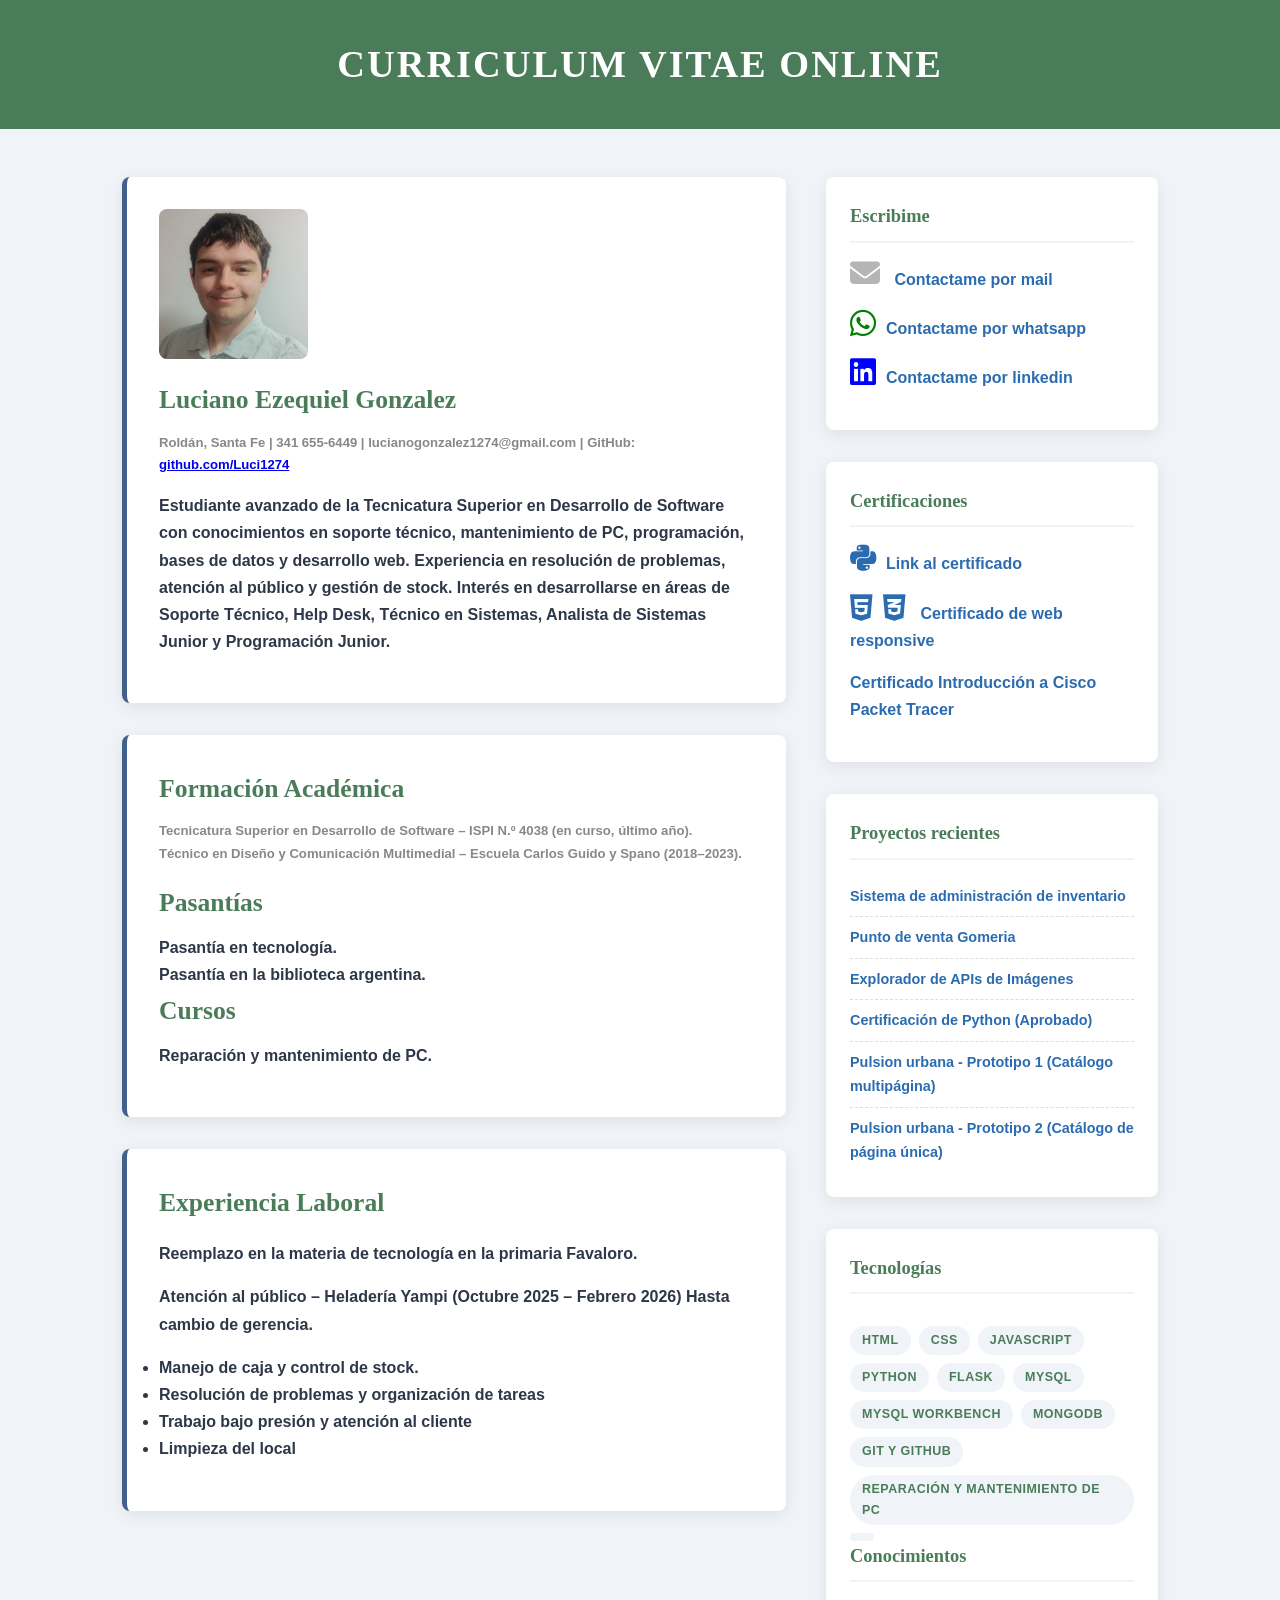
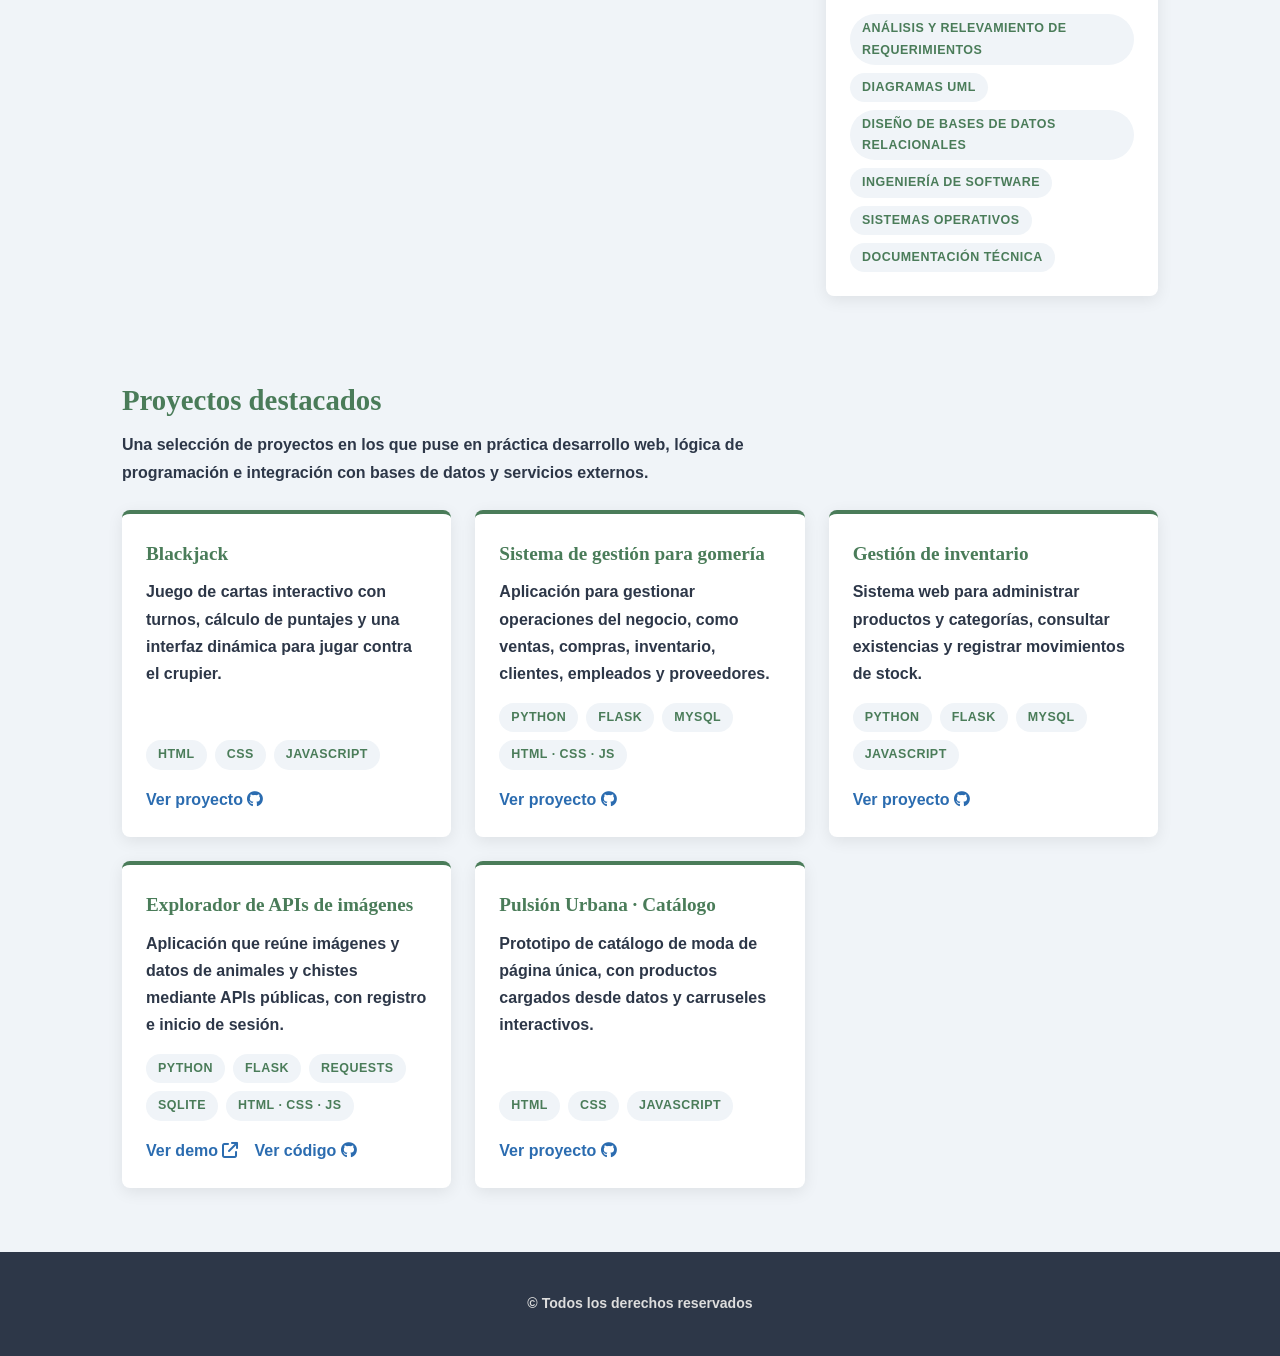
<file: index.html>
<!DOCTYPE html>
<html lang="es">
<head>
    <meta charset="UTF-8">
    <meta name="viewport" content="width=device-width, initial-scale=1.0">
    <link rel="stylesheet" href="https://cdnjs.cloudflare.com/ajax/libs/font-awesome/6.5.1/css/all.min.css">
    <link rel="stylesheet" href="css/style.css">
    <title>Curriculum Vitae</title>
</head>
<body>
    <header>
    <h1>Curriculum Vitae Online</h1>
  </header>
    <!-- CONTENIDO PRINCIPAL -->
  <main>
  <div class="contenedor">
    <!-- SECCIÓN PRINCIPAL -->
    <div class="contenido-principal">
      <!-- Artículo 1 -->
      <article>
        <img src="img/WhatsApp Image 2026-05-28 at 19.42.15.jpeg" alt="Mi imagen" title="Mi imagen">
        <h2>Luciano Ezequiel Gonzalez</h2>
        <p class="meta">
          <span><strong>Roldán, Santa Fe | 341 655-6449 | lucianogonzalez1274@gmail.com | GitHub: <a href="https://github.com/Luci1274">github.com/Luci1274</a><strong></span>
        </p>
        <p> Estudiante avanzado de la Tecnicatura Superior en Desarrollo de Software con conocimientos en soporte técnico, mantenimiento de PC, programación, bases de datos y desarrollo web. Experiencia en resolución de problemas, atención al público y gestión de stock. Interés en desarrollarse en áreas de Soporte Técnico, Help Desk, Técnico en Sistemas, Analista de Sistemas Junior y Programación Junior.</p>
        
      </article>

      <!-- Artículo 2 — con tabla -->
      <article>
        <h2>Formación Académica</h2>
        <p class="meta">
          <span><strong>Tecnicatura Superior en Desarrollo de Software – ISPI N.º 4038 (en curso, último año).</strong></span>
          <br>
          <span><strong>Técnico en Diseño y Comunicación Multimedial – Escuela Carlos Guido y Spano (2018–2023).</strong></span>
          <h2>Pasantías</h2>
          <span><strong>Pasantía en tecnología.</strong></span>
          <br>
          <span><strong>Pasantía en la biblioteca argentina.</strong></span>
          <h2>Cursos</h2>
          <span><strong>Reparación y mantenimiento de PC.</strong></span>
        </p>
      </article>
      <!-- Artículo 3 — formulario de comentario -->
      <article>
        <h2>Experiencia Laboral</h2>
        <p class="meta">
          <p><strong>Reemplazo en la materia de tecnología en la primaria Favaloro.</strong></p>

          <p><strong>Atención al público – Heladería Yampi (Octubre 2025 – Febrero 2026) Hasta cambio de gerencia.</strong></p>
          <ul>
            <li>Manejo de caja y control de stock.</li>
            <li>Resolución de problemas y organización de tareas</li>
            <li>Trabajo bajo presión y atención al cliente</li>
            <li>Limpieza del local</li>
          </ul>
        </p>
      </article>
    </div>
    <!-- SIDEBAR -->
    <aside>
      <!-- Widget suscripción -->
      <div class="widget">
        <h3>Escribime</h3>

        <a href="mailto:lucianogonzalez1274@gmail.com?subject=Contacto%20desde%20Curriculum%20Web">
          <i class="fa-solid fa-envelope"></i> Contactame por mail</a>
        <a href="https://wa.link/f5w50w">
          <i class="fa-brands fa-whatsapp"></i>Contactame por whatsapp</a>
        <a href="https://www.linkedin.com/in/luciano-ezequiel-gonzalez-768863313/">
          <i class="fa-brands fa-linkedin"></i>Contactame por linkedin</a>
      </div>

      <!-- Widget certificaciones -->
      <div class="widget">
        <h3>Certificaciones</h3>

        <a href="https://freecodecamp.org/espanol/certification/luciano_gonzalez/python-v9" target="_blank"><i class="fa-brands fa-python"></i>Link al certificado</a>
        <a href="https://www.freecodecamp.org/certification/luciano_gonzalez/responsive-web-design" target="_blank"><i class="fa-brands fa-html5"></i><i class="fa-brands fa-css3-alt"></i> Certificado de web responsive</a>
        <a href="https://github.com/Luci1274/curriculum/tree/main/img">Certificado Introducción a Cisco Packet Tracer</a>
      </div>  

      <!-- Widget Proyectos recientes -->
      <div class="widget">
        <h3>Proyectos recientes</h3>
        <ul class="lista-reciente">
          <li><a href="https://github.com/Luci1274/inventory-management-system" target="_blank">Sistema de administración de inventario</a></li>
          <li><a href="https://github.com/Luci1274/PPI_gomeria_codigo" target="_blank">Punto de venta Gomeria</a></li>
          <li><a href="https://github.com/Luci1274/Explorador_de_APIs_de_Imagenes" target="_blank">Explorador de APIs de Imágenes</a></li>
          <li><a href="https://github.com/Luci1274/Certificacion_Python_2026" target="_blank">Certificación de Python (Aprobado)</a></li>
          <li><a href="https://github.com/Luci1274/Pulsion_urbana" target="_blank">Pulsion urbana - Prototipo 1 (Catálogo multipágina)</a></li>
          <li><a href="https://github.com/Luci1274/Pulsion_urbana_v2" target="_blank">Pulsion urbana - Prototipo 2 (Catálogo de página única)</a></li>
        </ul>
      </div>
      <!-- Widget Conocimientos Técnicos -->
      <div class="widget">
        <h3>Tecnologías</h3>
        <div class="etiquetas">
          <span class="etiqueta">HTML</span>
          <span class="etiqueta">CSS</span>
          <span class="etiqueta">JavaScript</span>
          <span class="etiqueta">python</span>
          <span class="etiqueta">flask</span>
          <span class="etiqueta">mysql</span>
          <span class="etiqueta">mysql workbench</span>
          <span class="etiqueta">mongoDB</span>
          <span class="etiqueta">Git y Github</span>
          <span class="etiqueta">Reparación y mantenimiento de PC</span>
          <span class="etiqueta"></span>
        </div>
        <h3>Conocimientos</h3>
        <div class="etiquetas">
          <span class="etiqueta">Análisis y relevamiento de requerimientos</span>
          <span class="etiqueta">Diagramas UML</span>
          <span class="etiqueta">Diseño de bases de datos relacionales</span>
          <span class="etiqueta">Ingeniería de software</span>
          <span class="etiqueta">Sistemas operativos</span>
          <span class="etiqueta">Documentación técnica</span>
        </div>
      </div>
    </aside>
  </div><!-- /.contenedor -->
  <section class="portafolio" id="portafolio" aria-labelledby="titulo-portafolio">
    <div class="portafolio-encabezado">
      <h2 id="titulo-portafolio">Proyectos destacados</h2>
      <p>Una selección de proyectos en los que puse en práctica desarrollo web, lógica de programación e integración con bases de datos y servicios externos.</p>
    </div>
    <div class="proyectos-grid">
      <div class="proyecto">
        <h3>Blackjack</h3>
        <p>Juego de cartas interactivo con turnos, cálculo de puntajes y una interfaz dinámica para jugar contra el crupier.</p>
        <div class="etiquetas">
          <span class="etiqueta">HTML</span>
          <span class="etiqueta">CSS</span>
          <span class="etiqueta">JavaScript</span>
        </div>
        <a class="enlace-proyecto" href="https://github.com/Luci1274/Juego_Blackjack" target="_blank" rel="noopener noreferrer">Ver proyecto <i class="fa-brands fa-github" aria-hidden="true"></i></a>
      </div>
      <div class="proyecto">
        <h3>Sistema de gestión para gomería</h3>
        <p>Aplicación para gestionar operaciones del negocio, como ventas, compras, inventario, clientes, empleados y proveedores.</p>
        <div class="etiquetas">
          <span class="etiqueta">Python</span>
          <span class="etiqueta">Flask</span>
          <span class="etiqueta">MySQL</span>
          <span class="etiqueta">HTML · CSS · JS</span>
        </div>
        <a class="enlace-proyecto" href="https://github.com/Luci1274/PPI_gomeria_codigo" target="_blank" rel="noopener noreferrer">Ver proyecto <i class="fa-brands fa-github" aria-hidden="true"></i></a>
      </div>
      <div class="proyecto">
        <h3>Gestión de inventario</h3>
        <p>Sistema web para administrar productos y categorías, consultar existencias y registrar movimientos de stock.</p>
        <div class="etiquetas">
          <span class="etiqueta">Python</span>
          <span class="etiqueta">Flask</span>
          <span class="etiqueta">MySQL</span>
          <span class="etiqueta">JavaScript</span>
        </div>
        <a class="enlace-proyecto" href="https://github.com/Luci1274/inventory-management-system" target="_blank" rel="noopener noreferrer">Ver proyecto <i class="fa-brands fa-github" aria-hidden="true"></i></a>
      </div>
      <div class="proyecto">
        <h3>Explorador de APIs de imágenes</h3>
        <p>Aplicación que reúne imágenes y datos de animales y chistes mediante APIs públicas, con registro e inicio de sesión.</p>
        <div class="etiquetas">
          <span class="etiqueta">Python</span>
          <span class="etiqueta">Flask</span>
          <span class="etiqueta">Requests</span>
          <span class="etiqueta">SQLite</span>
          <span class="etiqueta">HTML · CSS · JS</span>
        </div>
        <div class="acciones-proyecto">
          <a class="enlace-proyecto" href="https://explorador-de-apis-de-imagenes.onrender.com" target="_blank" rel="noopener noreferrer">Ver demo <i class="fa-solid fa-arrow-up-right-from-square" aria-hidden="true"></i></a>
          <a class="enlace-proyecto" href="https://github.com/Luci1274/Explorador_de_APIs_de_Imagenes" target="_blank" rel="noopener noreferrer">Ver código <i class="fa-brands fa-github" aria-hidden="true"></i></a>
        </div>
      </div>
      <div class="proyecto">
        <h3>Pulsión Urbana · Catálogo</h3>
        <p>Prototipo de catálogo de moda de página única, con productos cargados desde datos y carruseles interactivos.</p>
        <div class="etiquetas">
          <span class="etiqueta">HTML</span>
          <span class="etiqueta">CSS</span>
          <span class="etiqueta">JavaScript</span>
        </div>
        <a class="enlace-proyecto" href="https://github.com/Luci1274/Pulsion_urbana_v2" target="_blank" rel="noopener noreferrer">Ver proyecto <i class="fa-brands fa-github" aria-hidden="true"></i></a>
      </div>
    </div>
  </section>
  </main>
  <!-- PIE DE PÁGINA -->
  <footer>
    <p>&copy; Todos los derechos reservados</p>
  </footer>
</body>
</html>
</file>
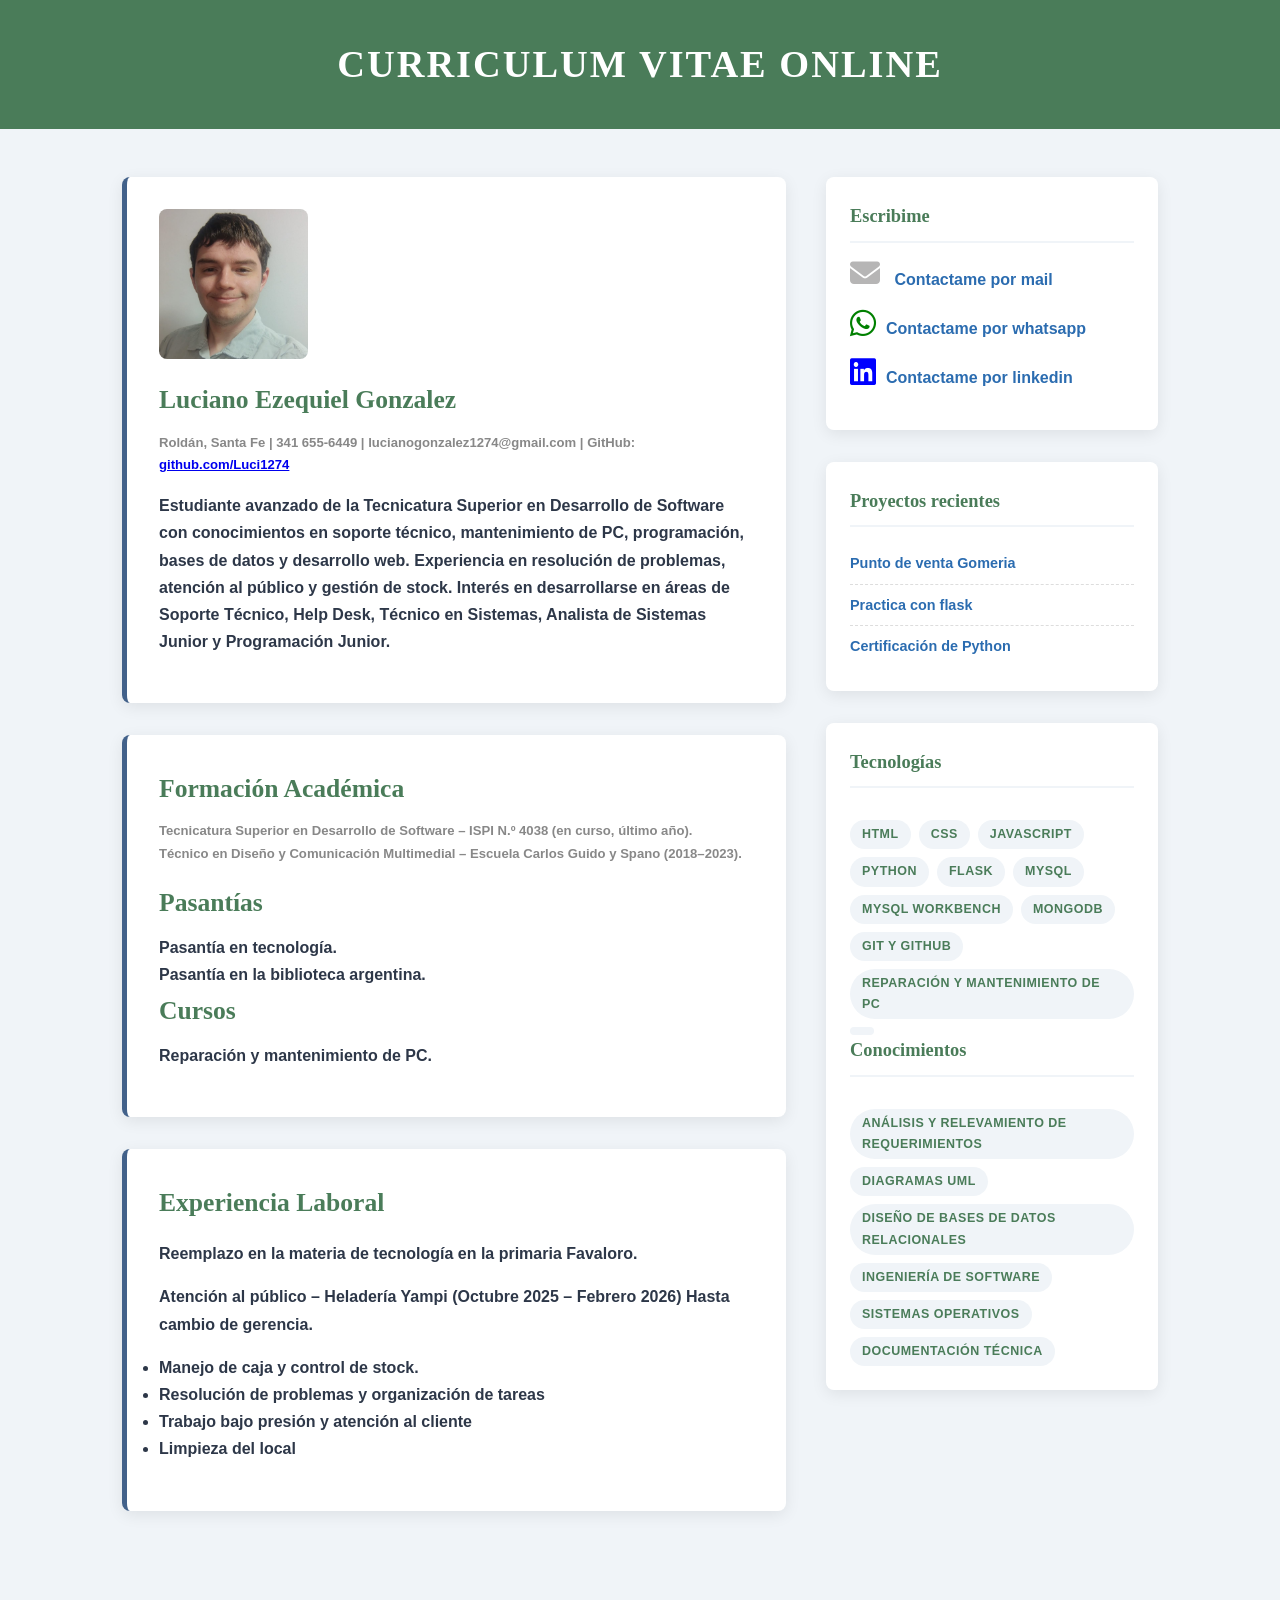
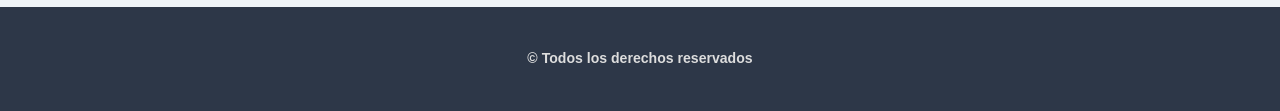
<file: index.html.html>
<!DOCTYPE html>
<html lang="en">
<head>
    <meta charset="UTF-8">
    <meta name="viewport" content="width=device-width, initial-scale=1.0">
    <link rel="stylesheet" href="https://cdnjs.cloudflare.com/ajax/libs/font-awesome/6.5.1/css/all.min.css">
    <link rel="stylesheet" href="css/style.css">
    <title>Curriculum Vitae</title>
</head>
<body>
    <header>
    <h1>Curriculum Vitae Online</h1>
  </header>
    <!-- CONTENIDO PRINCIPAL -->
  <main>
  <div class="contenedor">
    <!-- SECCIÓN PRINCIPAL -->
    <main>
      <!-- Artículo 1 -->
      <article>
        <img src="img/WhatsApp Image 2026-05-28 at 19.42.15.jpeg" alt="Mi imagen" title="Mi imagen">
        <h2>Luciano Ezequiel Gonzalez</h2>
        <p class="meta">
          <span><strong>Roldán, Santa Fe | 341 655-6449 | lucianogonzalez1274@gmail.com | GitHub: <a href="https://github.com/Luci1274">github.com/Luci1274</a><strong></span>
        </p>
        <p> Estudiante avanzado de la Tecnicatura Superior en Desarrollo de Software con conocimientos en soporte técnico, mantenimiento de PC, programación, bases de datos y desarrollo web. Experiencia en resolución de problemas, atención al público y gestión de stock. Interés en desarrollarse en áreas de Soporte Técnico, Help Desk, Técnico en Sistemas, Analista de Sistemas Junior y Programación Junior.</p>
        
      </article>

      <!-- Artículo 2 — con tabla -->
      <article>
        <h2>Formación Académica</h2>
        <p class="meta">
          <span><strong>Tecnicatura Superior en Desarrollo de Software – ISPI N.º 4038 (en curso, último año).</strong></span>
          <br>
          <span><strong>Técnico en Diseño y Comunicación Multimedial – Escuela Carlos Guido y Spano (2018–2023).</strong></span>
          <h2>Pasantías</h2>
          <span><strong>Pasantía en tecnología.</strong></span>
          <br>
          <span><strong>Pasantía en la biblioteca argentina.</strong></span>
          <h2>Cursos</h2>
          <span><strong>Reparación y mantenimiento de PC.</strong></span>
        </p>
      </article>
      <!-- Artículo 3 — formulario de comentario -->
      <article>
        <h2>Experiencia Laboral</h2>
        <p class="meta">
          <p><strong>Reemplazo en la materia de tecnología en la primaria Favaloro.</strong></p>

          <p><strong>Atención al público – Heladería Yampi (Octubre 2025 – Febrero 2026) Hasta cambio de gerencia.</strong></p>
          <ul>
            <li>Manejo de caja y control de stock.</li>
            <li>Resolución de problemas y organización de tareas</li>
            <li>Trabajo bajo presión y atención al cliente</li>
            <li>Limpieza del local</li>
          </ul>
        </p>
      </article>
    </main>
    <!-- SIDEBAR -->
    <aside>
      <!-- Widget suscripción -->
      <div class="widget">
        <h3>Escribime</h3>

        <a href="mailto:lucianogonzalez1274@gmail.com?subject=Contacto%20desde%20Curriculum%20Web">
          <i class="fa-solid fa-envelope"></i> Contactame por mail</a>
        <a href="https://wa.link/f5w50w">
          <i class="fa-brands fa-whatsapp"></i>Contactame por whatsapp</a>
        <a href="https://www.linkedin.com/in/luciano-ezequiel-gonzalez-768863313/">
          <i class="fa-brands fa-linkedin"></i>Contactame por linkedin</a>
        </div>

      <!-- Widget Proyectos recientes -->
      <div class="widget">
        <h3>Proyectos recientes</h3>
        <ul class="lista-reciente">
          <li><a href="https://github.com/Luci1274/PPI_gomeria_codigo">Punto de venta Gomeria</a></li>
          <li><a href="https://github.com/Luci1274/HTML/tree/master/practica%20con%20flask">Practica con flask</a></li>
          <li><a href="https://github.com/Luci1274/Certificacion_Python_2026">Certificación de Python</a></li>
        </ul>
      </div>
      <!-- Widget Conocimientos Técnicos -->
      <div class="widget">
        <h3>Tecnologías</h3>
        <div class="etiquetas">
          <span class="etiqueta">HTML</span>
          <span class="etiqueta">CSS</span>
          <span class="etiqueta">JavaScript</span>
          <span class="etiqueta">python</span>
          <span class="etiqueta">flask</span>
          <span class="etiqueta">mysql</span>
          <span class="etiqueta">mysql workbench</span>
          <span class="etiqueta">mongoDB</span>
          <span class="etiqueta">Git y Github</span>
          <span class="etiqueta">Reparación y mantenimiento de PC</span>
          <span class="etiqueta"></span>
        </div>
        <h3>Conocimientos</h3>
        <div class="etiquetas">
          <span class="etiqueta">Análisis y relevamiento de requerimientos</span>
          <span class="etiqueta">Diagramas UML</span>
          <span class="etiqueta">Diseño de bases de datos relacionales</span>
          <span class="etiqueta">Ingeniería de software</span>
          <span class="etiqueta">Sistemas operativos</span>
          <span class="etiqueta">Documentación técnica</span>
        </div>
      </div>
    </aside>
  </div><!-- /.contenedor -->
  <!-- PIE DE PÁGINA -->
  <footer>
    <p>&copy; Todos los derechos reservados</p>
  </footer>
</body>
</html>
</file>
<file: css/style.css>
/* ── Reset & Variables ─────────────────────────────────── */
    :root {
      --color-primario: #4a7c59;
      --color-secundario: #42618a;
      --color-enlace: #2b6cb0;
      --color-acento: #f0f4f8;
      --color-texto: #2d3748;
      --fuente-titulo: 'Georgia', serif;
      --fuente-cuerpo: 'Trebuchet MS', sans-serif;
      --radio-borde: 8px;
    }
    * {
      margin: 0;
      padding: 0;
      box-sizing: border-box;
    }
    body {
      font-family: var(--fuente-cuerpo);
      background-color: var(--color-acento);
      color: var(--color-texto);
      line-height: 1.7;
    }
    /* ── Header ───────────────────────────────────────────── */
    header {
      background-color: var(--color-primario);
      color: #fff;
      padding: 2rem 4rem;
      display: flex;
      justify-content: center;
      align-items: center;
      
    }
    header h1 {
      font-family: var(--fuente-titulo);
      font-size: 2.4rem;
      letter-spacing: 2px;
      text-transform: uppercase;
    }
    /* ── Navegación ───────────────────────────────────────── */
    nav ul {
      list-style: none;      display: flex;      gap: 2rem;
    }
    nav ul li a {
      color: #fff;
      text-decoration: none;
      font-weight: 600;
      font-size: 0.95rem;
      padding: 0.4rem 0.8rem;
      border-radius: var(--radio-borde);
      transition: background-color 0.3s ease, color 0.3s ease;
    }
    nav ul li a:hover {
      background-color: var(--color-secundario);
      color: var(--color-primario);
    }
    /* ── Layout principal ─────────────────────────────────── */
    .contenedor {
      max-width: 1100px;
      margin: 3rem auto;
      padding: 0 2rem;
      display: grid;
      grid-template-columns: 2fr 1fr;
      gap: 2.5rem;
    }
    /* ── Artículos ────────────────────────────────────────── */
    article {
      background: #fff;
      border-radius: var(--radio-borde);
      padding: 2rem;
      margin-bottom: 2rem;
      box-shadow: 0 4px 16px rgba(0,0,0,0.08);
      border-left: 5px solid var(--color-secundario);
    }
    article h2 {
      font-family: var(--fuente-titulo);
      font-size: 1.6rem;
      margin-bottom: 0.6rem;
      color: var(--color-primario);
    }
    article .meta {
      font-size: 0.82rem; color: #888; margin-bottom: 1rem;
    }
    article p {
      font-size: 1rem; margin-bottom: 1rem;
    }
    article img {
      width: 25%;
      height: 150px;
      object-fit: cover;
      border-radius: var(--radio-borde);
      display: block;
      margin-bottom: 1.2rem;
    }
    /* ── Etiquetas / Tags ─────────────────────────────────── */
    .etiquetas {
      display: flex;      flex-wrap: wrap;      gap: 0.5rem;      margin-top: 1rem;
    }
    .etiqueta {
      background-color: var(--color-acento);
      color: var(--color-primario);
      font-size: 0.78rem;
      font-weight: 700;
      padding: 0.25rem 0.75rem;
      border-radius: 999px;
      text-transform: uppercase;
      letter-spacing: 0.5px;
    }
    
    /* ── Sidebar ──────────────────────────────────────────── */
    aside {
      position: sticky;
      top: 2rem;
      align-self: start;
    }
    .widget {
      background: #fff;
      display: flex;
      flex-direction: column;
      border-radius: var(--radio-borde);
      padding: 1.5rem;
      margin-bottom: 2rem;
      box-shadow: 0 4px 16px rgba(0,0,0,0.08);
    }
    .widget h3 {
      font-family: var(--fuente-titulo);
      font-size: 1.15rem;
      margin-bottom: 1rem;
      color: var(--color-primario);
      border-bottom: 2px solid var(--color-acento);
      padding-bottom: 0.5rem;
    }
    /* ── Iconos de contacto ────────────────────────── */
    .widget a {
      color: var(--color-enlace);  
      text-decoration: none;  
      font-weight: 600;
      margin-bottom: 15px;
    }
    .widget a:hover {
      text-decoration: underline;
    }
    .widget i {
        font-size: 30px;
        margin-right: 10px;
    }
    .widget .fa-envelope {
        color: rgb(182, 181, 181);
    }
    .widget .fa-whatsapp {
        color: green;
    }
    .widget .fa-linkedin {
        color: blue;
    }


    
    /* ── Lista reciente ───────────────────────────────────── */
    .lista-reciente {
      list-style: none;  
      padding: 0;
    }
    .lista-reciente li {
      padding: 0.5rem 0;
      border-bottom: 1px dashed #ddd;
      font-size: 0.9rem;
    }
    .lista-reciente li:last-child {
      border-bottom: none;
    }
    .lista-reciente a {
      color: var(--color-enlace);  text-decoration: none;  font-weight: 600;
    }
    .lista-reciente a:hover {
      text-decoration: underline;
    }
    /* ── Portafolio ───────────────────────────────────────── */
    .portafolio {
      max-width: 1100px;
      margin: 0 auto;
      padding: 0 2rem;
    }
    .portafolio-encabezado {
      margin-bottom: 1.5rem;
    }
    .portafolio-encabezado h2 {
      font-family: var(--fuente-titulo);
      color: var(--color-primario);
      font-size: 1.8rem;
      margin-bottom: 0.4rem;
    }
    .portafolio-encabezado p {
      max-width: 700px;
    }
    .proyectos-grid {
      display: grid;
      grid-template-columns: repeat(auto-fit, minmax(min(100%, 280px), 1fr));
      gap: 1.5rem;
    }
    .proyecto {
      background: #fff;
      border-radius: var(--radio-borde);
      padding: 1.5rem;
      box-shadow: 0 4px 16px rgba(0,0,0,0.08);
      border-top: 4px solid var(--color-primario);
      display: flex;
      flex-direction: column;
      align-items: flex-start;
    }
    .proyecto h3 {
      font-family: var(--fuente-titulo);
      color: var(--color-primario);
      font-size: 1.2rem;
      margin-bottom: 0.5rem;
    }
    .proyecto p {
      margin-bottom: 1rem;
    }
    .proyecto .etiquetas {
      margin-top: auto;
      margin-bottom: 1rem;
    }
    .proyecto .enlace-proyecto {
      color: var(--color-enlace);
      font-weight: 700;
      text-decoration: none;
    }
    .acciones-proyecto {
      display: flex;
      flex-wrap: wrap;
      gap: 1rem;
    }
    .proyecto .enlace-proyecto:hover {
      text-decoration: underline;
    }
    /* ── Footer ───────────────────────────────────────────── */
    footer {
      background-color: var(--color-texto);
      color: #ddd;
      text-align: center;
      padding: 2.5rem;
      margin-top: 4rem;
      font-size: 0.88rem;
    }
    footer a {
      color: var(--color-secundario);   text-decoration: none;
    }
    footer a:hover {
      text-decoration: underline;
    }
    /* ── Media Query ──────────────────────────────────────── */
    @media (max-width: 768px) {
      .contenedor {
        grid-template-columns: 1fr;
      }
      .portafolio {
        padding: 0 2rem;
      }
      header {
        flex-direction: column;  gap: 1rem;  text-align: center;
      }
    }
</file>
